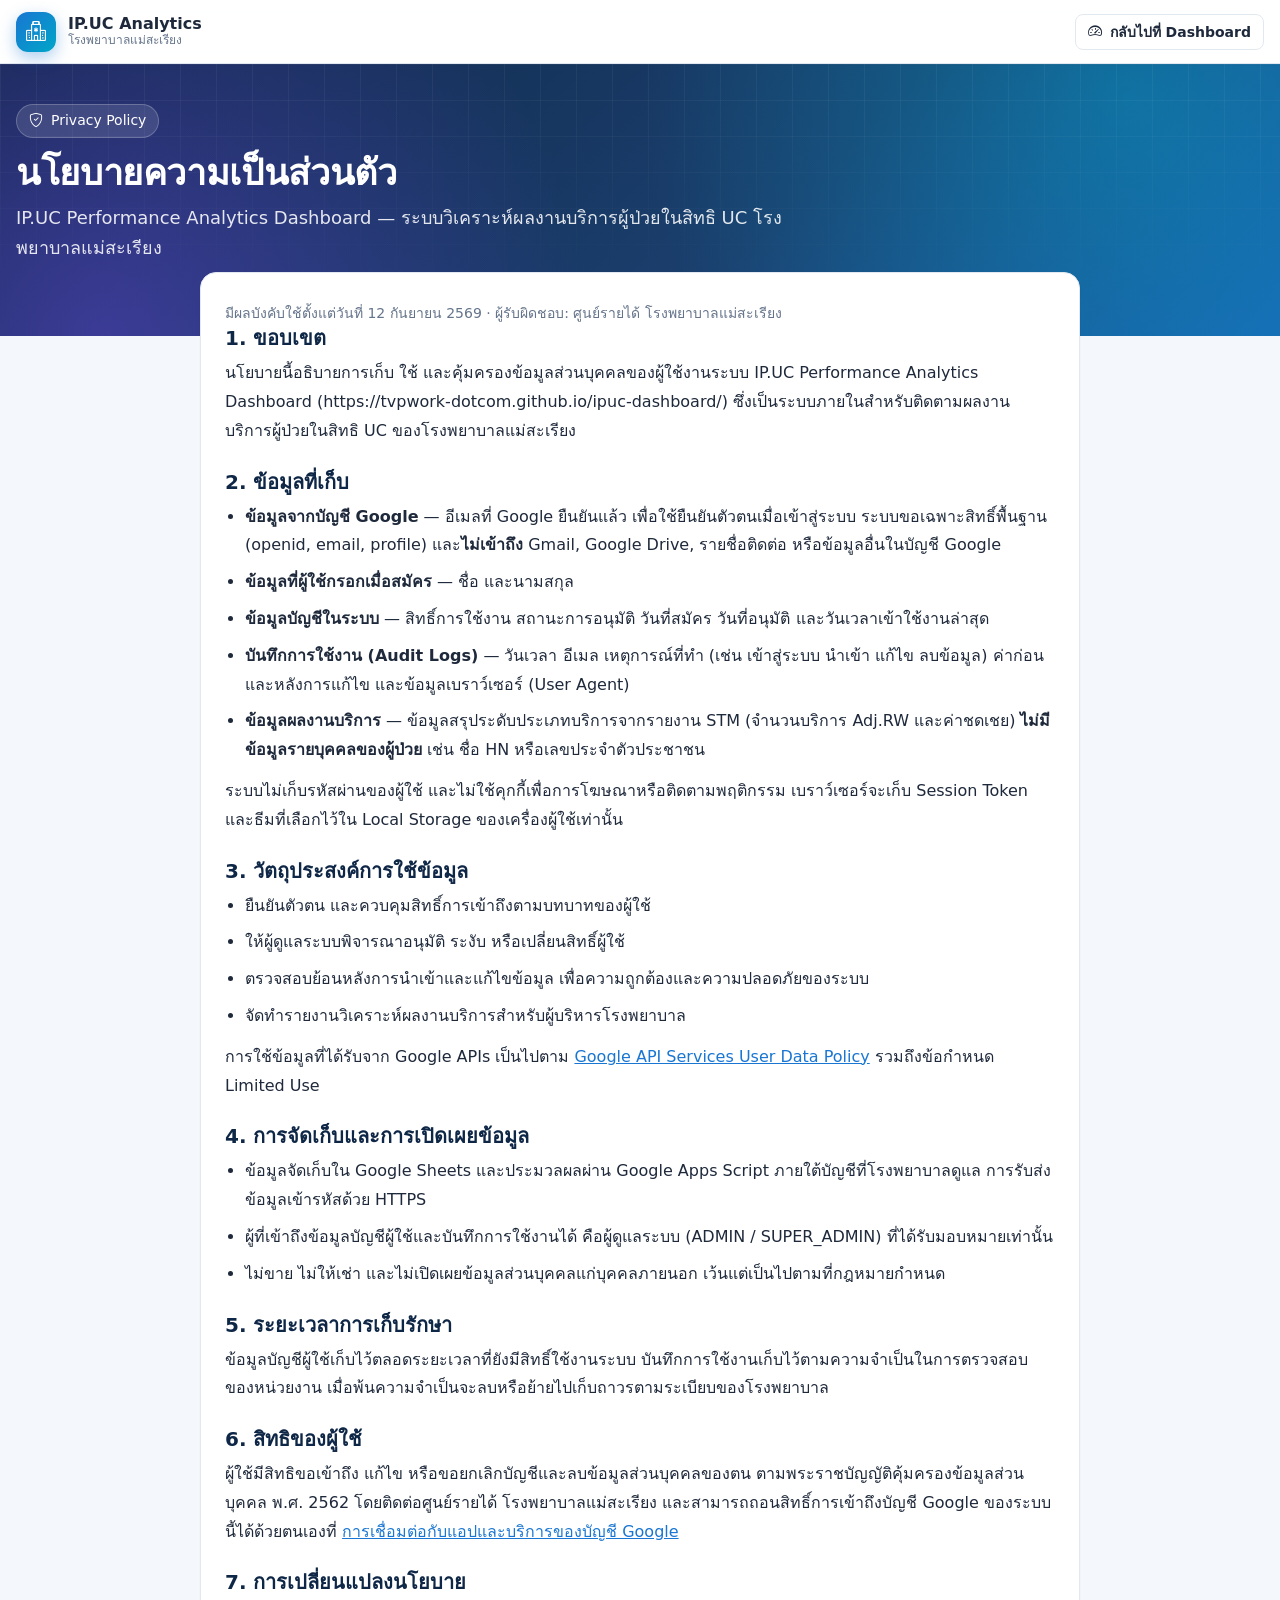
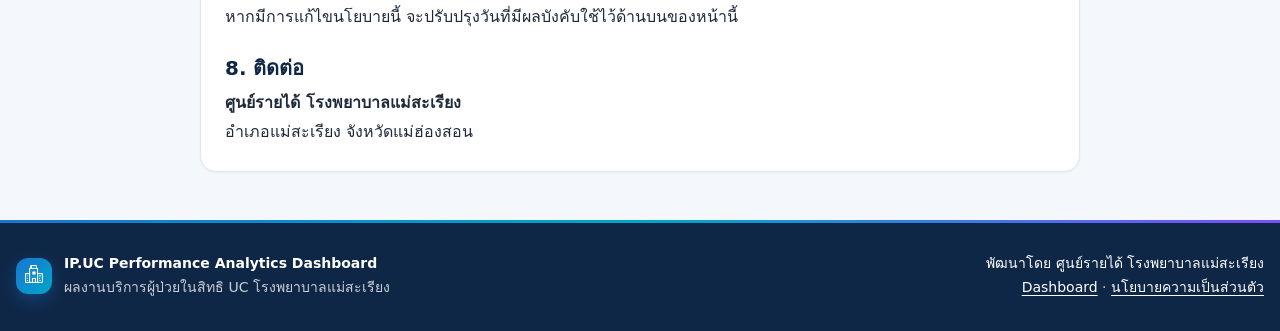
<file: privacy.html>
<!DOCTYPE html>
<html lang="th" data-theme="ipuc-vibrant">
<head>
  <meta charset="utf-8">
  <meta name="viewport" content="width=device-width, initial-scale=1">
  <meta http-equiv="Content-Security-Policy" content="default-src 'self'; script-src 'none'; style-src 'self' 'unsafe-inline' https://fonts.googleapis.com https://cdn.jsdelivr.net; font-src 'self' data: https://fonts.gstatic.com https://cdn.jsdelivr.net; img-src 'self' data:; object-src 'none'; base-uri 'self'; form-action 'none'">
  <meta name="referrer" content="strict-origin-when-cross-origin">
  <meta name="description" content="นโยบายความเป็นส่วนตัว IP.UC Performance Analytics Dashboard โรงพยาบาลแม่สะเรียง">
  <meta name="theme-color" content="#0F2747">
  <title>นโยบายความเป็นส่วนตัว | IP.UC Performance Analytics Dashboard</title>
  <link rel="icon" href="data:image/svg+xml,%3Csvg xmlns='http://www.w3.org/2000/svg' viewBox='0 0 64 64'%3E%3Cdefs%3E%3ClinearGradient id='g' x1='0' y1='0' x2='1' y2='1'%3E%3Cstop offset='0' stop-color='%231976D2'/%3E%3Cstop offset='1' stop-color='%2300A6C8'/%3E%3C/linearGradient%3E%3C/defs%3E%3Crect width='64' height='64' rx='14' fill='url(%23g)'/%3E%3Crect x='14' y='34' width='8' height='16' rx='2' fill='%23fff'/%3E%3Crect x='28' y='24' width='8' height='26' rx='2' fill='%23fff'/%3E%3Crect x='42' y='14' width='8' height='36' rx='2' fill='%23fff'/%3E%3C/svg%3E">
  <link rel="preconnect" href="https://fonts.googleapis.com">
  <link rel="preconnect" href="https://fonts.gstatic.com" crossorigin>
  <link href="https://fonts.googleapis.com/css2?family=Prompt:wght@300;400;500;600;700&display=swap" rel="stylesheet">
  <link rel="stylesheet" href="https://cdn.jsdelivr.net/npm/bootstrap-icons@1.11.3/font/bootstrap-icons.min.css">
  <link rel="stylesheet" href="css/style.css">
</head>
<body>
  <a class="skip-link" href="#main">ข้ามไปยังเนื้อหาหลัก</a>

  <header class="site-nav">
    <div class="container nav-inner">
      <a class="brand" href="./">
        <span class="brand-mark" aria-hidden="true"><i class="bi bi-hospital"></i></span>
        <span class="brand-text">
          <strong>IP.UC Analytics</strong>
          <small>โรงพยาบาลแม่สะเรียง</small>
        </span>
      </a>
      <div class="nav-actions">
        <a class="btn btn-outline btn-sm" href="./"><i class="bi bi-speedometer2" aria-hidden="true"></i> กลับไปที่ Dashboard</a>
      </div>
    </div>
  </header>

  <main id="main" tabindex="-1">
    <div class="page-header">
      <div class="container">
        <span class="eyebrow"><i class="bi bi-shield-check" aria-hidden="true"></i> Privacy Policy</span>
        <h1>นโยบายความเป็นส่วนตัว</h1>
        <p class="hero-sub">IP.UC Performance Analytics Dashboard — ระบบวิเคราะห์ผลงานบริการผู้ป่วยในสิทธิ UC โรงพยาบาลแม่สะเรียง</p>
      </div>
    </div>

    <div class="container page-body">
      <article class="card policy">
        <p class="card-sub">มีผลบังคับใช้ตั้งแต่วันที่ 12 กันยายน 2569 · ผู้รับผิดชอบ: ศูนย์รายได้ โรงพยาบาลแม่สะเรียง</p>

        <section>
          <h2>1. ขอบเขต</h2>
          <p>นโยบายนี้อธิบายการเก็บ ใช้ และคุ้มครองข้อมูลส่วนบุคคลของผู้ใช้งานระบบ IP.UC Performance Analytics Dashboard
            (<span class="nowrap">https://tvpwork-dotcom.github.io/ipuc-dashboard/</span>) ซึ่งเป็นระบบภายในสำหรับติดตามผลงานบริการผู้ป่วยในสิทธิ UC ของโรงพยาบาลแม่สะเรียง</p>
        </section>

        <section>
          <h2>2. ข้อมูลที่เก็บ</h2>
          <ul>
            <li><strong>ข้อมูลจากบัญชี Google</strong> — อีเมลที่ Google ยืนยันแล้ว เพื่อใช้ยืนยันตัวตนเมื่อเข้าสู่ระบบ ระบบขอเฉพาะสิทธิ์พื้นฐาน (openid, email, profile) และ<strong>ไม่เข้าถึง</strong> Gmail, Google Drive, รายชื่อติดต่อ หรือข้อมูลอื่นในบัญชี Google</li>
            <li><strong>ข้อมูลที่ผู้ใช้กรอกเมื่อสมัคร</strong> — ชื่อ และนามสกุล</li>
            <li><strong>ข้อมูลบัญชีในระบบ</strong> — สิทธิ์การใช้งาน สถานะการอนุมัติ วันที่สมัคร วันที่อนุมัติ และวันเวลาเข้าใช้งานล่าสุด</li>
            <li><strong>บันทึกการใช้งาน (Audit Logs)</strong> — วันเวลา อีเมล เหตุการณ์ที่ทำ (เช่น เข้าสู่ระบบ นำเข้า แก้ไข ลบข้อมูล) ค่าก่อนและหลังการแก้ไข และข้อมูลเบราว์เซอร์ (User Agent)</li>
            <li><strong>ข้อมูลผลงานบริการ</strong> — ข้อมูลสรุประดับประเภทบริการจากรายงาน STM (จำนวนบริการ Adj.RW และค่าชดเชย) <strong>ไม่มีข้อมูลรายบุคคลของผู้ป่วย</strong> เช่น ชื่อ HN หรือเลขประจำตัวประชาชน</li>
          </ul>
          <p>ระบบไม่เก็บรหัสผ่านของผู้ใช้ และไม่ใช้คุกกี้เพื่อการโฆษณาหรือติดตามพฤติกรรม เบราว์เซอร์จะเก็บ Session Token และธีมที่เลือกไว้ใน Local Storage ของเครื่องผู้ใช้เท่านั้น</p>
        </section>

        <section>
          <h2>3. วัตถุประสงค์การใช้ข้อมูล</h2>
          <ul>
            <li>ยืนยันตัวตน และควบคุมสิทธิ์การเข้าถึงตามบทบาทของผู้ใช้</li>
            <li>ให้ผู้ดูแลระบบพิจารณาอนุมัติ ระงับ หรือเปลี่ยนสิทธิ์ผู้ใช้</li>
            <li>ตรวจสอบย้อนหลังการนำเข้าและแก้ไขข้อมูล เพื่อความถูกต้องและความปลอดภัยของระบบ</li>
            <li>จัดทำรายงานวิเคราะห์ผลงานบริการสำหรับผู้บริหารโรงพยาบาล</li>
          </ul>
          <p>การใช้ข้อมูลที่ได้รับจาก Google APIs เป็นไปตาม <a href="https://developers.google.com/terms/api-services-user-data-policy" rel="noopener noreferrer">Google API Services User Data Policy</a> รวมถึงข้อกำหนด Limited Use</p>
        </section>

        <section>
          <h2>4. การจัดเก็บและการเปิดเผยข้อมูล</h2>
          <ul>
            <li>ข้อมูลจัดเก็บใน Google Sheets และประมวลผลผ่าน Google Apps Script ภายใต้บัญชีที่โรงพยาบาลดูแล การรับส่งข้อมูลเข้ารหัสด้วย HTTPS</li>
            <li>ผู้ที่เข้าถึงข้อมูลบัญชีผู้ใช้และบันทึกการใช้งานได้ คือผู้ดูแลระบบ (ADMIN / SUPER_ADMIN) ที่ได้รับมอบหมายเท่านั้น</li>
            <li>ไม่ขาย ไม่ให้เช่า และไม่เปิดเผยข้อมูลส่วนบุคคลแก่บุคคลภายนอก เว้นแต่เป็นไปตามที่กฎหมายกำหนด</li>
          </ul>
        </section>

        <section>
          <h2>5. ระยะเวลาการเก็บรักษา</h2>
          <p>ข้อมูลบัญชีผู้ใช้เก็บไว้ตลอดระยะเวลาที่ยังมีสิทธิ์ใช้งานระบบ บันทึกการใช้งานเก็บไว้ตามความจำเป็นในการตรวจสอบของหน่วยงาน เมื่อพ้นความจำเป็นจะลบหรือย้ายไปเก็บถาวรตามระเบียบของโรงพยาบาล</p>
        </section>

        <section>
          <h2>6. สิทธิของผู้ใช้</h2>
          <p>ผู้ใช้มีสิทธิขอเข้าถึง แก้ไข หรือขอยกเลิกบัญชีและลบข้อมูลส่วนบุคคลของตน ตามพระราชบัญญัติคุ้มครองข้อมูลส่วนบุคคล พ.ศ. 2562 โดยติดต่อศูนย์รายได้ โรงพยาบาลแม่สะเรียง
            และสามารถถอนสิทธิ์การเข้าถึงบัญชี Google ของระบบนี้ได้ด้วยตนเองที่ <a href="https://myaccount.google.com/connections" rel="noopener noreferrer">การเชื่อมต่อกับแอปและบริการของบัญชี Google</a></p>
        </section>

        <section>
          <h2>7. การเปลี่ยนแปลงนโยบาย</h2>
          <p>หากมีการแก้ไขนโยบายนี้ จะปรับปรุงวันที่มีผลบังคับใช้ไว้ด้านบนของหน้านี้</p>
        </section>

        <section>
          <h2>8. ติดต่อ</h2>
          <p><strong>ศูนย์รายได้ โรงพยาบาลแม่สะเรียง</strong><br>อำเภอแม่สะเรียง จังหวัดแม่ฮ่องสอน</p>
        </section>
      </article>
    </div>
  </main>

  <footer class="site-footer">
    <div class="container footer-grid">
      <div class="footer-brand">
        <span class="brand-mark sm" aria-hidden="true"><i class="bi bi-hospital"></i></span>
        <div>
          <strong>IP.UC Performance Analytics Dashboard</strong>
          <p>ผลงานบริการผู้ป่วยในสิทธิ UC โรงพยาบาลแม่สะเรียง</p>
        </div>
      </div>
      <div class="footer-meta">
        <p class="dev">พัฒนาโดย ศูนย์รายได้ โรงพยาบาลแม่สะเรียง</p>
        <p><a href="./">Dashboard</a> · <a href="privacy.html">นโยบายความเป็นส่วนตัว</a></p>
      </div>
    </div>
  </footer>
</body>
</html>
</file>
<file: css/style.css>
/* ==========================================================================
   IP.UC Performance Analytics Dashboard — style.css
   ยึด Official Web Design System v2.0: Prompt · Semantic tokens · Bootstrap Icons · Chart.js
   Theme หลัก: ipuc-vibrant (Custom theme จากสีองค์กร เน้นสีสันสดใส ชัดเจน)
   เปลี่ยน Theme ด้วย <html data-theme="..."> เท่านั้น — ห้ามแก้ Component เพื่อเปลี่ยนสี
   ========================================================================== */

/* 1. Design tokens ------------------------------------------------------- */
:root {
  --font-sans: "Prompt", system-ui, -apple-system, BlinkMacSystemFont, "Segoe UI", sans-serif;
  --font-mono: ui-monospace, "Cascadia Code", Consolas, monospace;

  --text-xs: .75rem;
  --text-sm: .875rem;
  --text-base: 1rem;
  --text-lg: 1.125rem;
  --text-xl: 1.25rem;
  --text-2xl: 1.5rem;
  --text-3xl: 1.875rem;
  --text-4xl: 2.25rem;
  --text-5xl: 3rem;
  --text-6xl: 3.75rem;

  /* Brand (ค่าเริ่มต้น = ipuc-vibrant) */
  --color-primary: #0F2747;
  --color-primary-2: #1B3F6E;
  --color-secondary: #1976D2;
  --color-accent: #00A6C8;
  --color-accent-2: #7C4DFF;

  --color-bg: #F4F7FB;
  --color-surface: #FFFFFF;
  --color-surface-soft: #F8FAFC;
  --color-text: #1E293B;
  --color-text-muted: #64748B;
  --color-border: #E2E8F0;

  /* Status — ไม่เปลี่ยนตาม Theme */
  --color-success: #22A06B;
  --color-warning: #F59E0B;
  --color-danger: #DC2626;
  --color-info: #0284C7;
  --color-neutral: #64748B;
  /* สีตัวอักษรของ Status ที่ผ่าน Contrast 4.5:1 บนพื้นอ่อน */
  --color-success-text: #166B47;
  --color-warning-text: #92400E;
  --color-danger-text: #B91C1C;
  --color-info-text: #075985;
  --color-neutral-text: #334155;

  /* Chart / KPI palette (สีหมวดหมู่ อ้างอิง Theme + สีสดเสริม) */
  --chart-1: var(--color-secondary);
  --chart-2: var(--color-accent);
  --chart-3: var(--color-accent-2);
  --chart-4: #FF8A00;
  --chart-5: #E91E63;
  --chart-6: #10B981;
  --chart-7: #6366F1;
  --chart-8: #FACC15;
  --chart-9: #0EA5E9;
  --chart-10: var(--color-primary);

  --space-1: .25rem;
  --space-2: .5rem;
  --space-3: .75rem;
  --space-4: 1rem;
  --space-5: 1.25rem;
  --space-6: 1.5rem;
  --space-8: 2rem;
  --space-10: 2.5rem;
  --space-12: 3rem;
  --space-16: 4rem;
  --space-20: 5rem;

  --radius-sm: 6px;
  --radius-md: 8px;
  --radius-lg: 12px;
  --radius-xl: 16px;
  --radius-2xl: 24px;
  --radius-pill: 9999px;

  --shadow-sm: 0 1px 2px rgba(15, 23, 42, .05);
  --shadow-md: 0 4px 12px rgba(15, 23, 42, .08);
  --shadow-lg: 0 10px 30px rgba(15, 23, 42, .10);
  --shadow-xl: 0 20px 45px rgba(15, 23, 42, .14);

  --motion-fast: 150ms;
  --motion-base: 200ms;
  --motion-slow: 300ms;

  --nav-height: 64px;
}

/* 2. Themes ---------------------------------------------------------------- */
[data-theme="ipuc-vibrant"] {
  --color-primary: #0F2747;
  --color-primary-2: #1B3F6E;
  --color-secondary: #1976D2;
  --color-accent: #00A6C8;
  --color-accent-2: #7C4DFF;
  --color-bg: #F4F7FB;
}
[data-theme="government-navy"] { --color-primary: #0B1F3A; --color-primary-2: #163A63; --color-secondary: #2563EB; --color-accent: #008C72; --color-accent-2: #06B6D4; --color-bg: #F5F7FA; }
[data-theme="healthcare-teal"] { --color-primary: #0F3D3E; --color-primary-2: #145E60; --color-secondary: #0F766E; --color-accent: #14B8A6; --color-accent-2: #38BDF8; --color-bg: #F3F8F8; }
[data-theme="executive-blue"] { --color-primary: #172554; --color-primary-2: #1E3A8A; --color-secondary: #2563EB; --color-accent: #0891B2; --color-accent-2: #22D3EE; --color-bg: #F6F8FC; }
[data-theme="finance-emerald"] { --color-primary: #052E2B; --color-primary-2: #064E3B; --color-secondary: #047857; --color-accent: #10B981; --color-accent-2: #84CC16; --color-bg: #F5F9F7; }
[data-theme="strategy-indigo"] { --color-primary: #1E1B4B; --color-primary-2: #312E81; --color-secondary: #4F46E5; --color-accent: #7C3AED; --color-accent-2: #06B6D4; --color-bg: #F7F7FC; }
[data-theme="warm-official"] { --color-primary: #422006; --color-primary-2: #713F12; --color-secondary: #B45309; --color-accent: #D97706; --color-accent-2: #0F766E; --color-bg: #FAF8F3; }
[data-theme="modern-slate"] { --color-primary: #0F172A; --color-primary-2: #1E293B; --color-secondary: #475569; --color-accent: #0EA5E9; --color-accent-2: #14B8A6; --color-bg: #F8FAFC; }
[data-theme="public-purple"] { --color-primary: #2E1065; --color-primary-2: #4C1D95; --color-secondary: #7C3AED; --color-accent: #A855F7; --color-accent-2: #06B6D4; --color-bg: #FAF7FC; }
[data-theme="vibrant-coral"] { --color-primary: #7C2D12; --color-primary-2: #9A3412; --color-secondary: #EA580C; --color-accent: #FB7185; --color-accent-2: #FACC15; --color-bg: #FFF7ED; }
[data-theme="electric-blue"] { --color-primary: #172554; --color-primary-2: #1D4ED8; --color-secondary: #2563EB; --color-accent: #06B6D4; --color-accent-2: #A3E635; --color-bg: #F0F9FF; }
[data-theme="sunset-orange"] { --color-primary: #7C2D12; --color-primary-2: #C2410C; --color-secondary: #F97316; --color-accent: #F43F5E; --color-accent-2: #FDE047; --color-bg: #FFF7ED; }
[data-theme="lime-tech"] { --color-primary: #1A2E05; --color-primary-2: #365314; --color-secondary: #4D7C0F; --color-accent: #84CC16; --color-accent-2: #22D3EE; --color-bg: #F7FEE7; }
[data-theme="royal-magenta"] { --color-primary: #4A044E; --color-primary-2: #701A75; --color-secondary: #A21CAF; --color-accent: #E879F9; --color-accent-2: #FBBF24; --color-bg: #FDF4FF; }
[data-theme="ocean-bright"] { --color-primary: #082F49; --color-primary-2: #075985; --color-secondary: #0284C7; --color-accent: #22D3EE; --color-accent-2: #2DD4BF; --color-bg: #F0FDFA; }
[data-theme="crimson-gold"] { --color-primary: #450A0A; --color-primary-2: #7F1D1D; --color-secondary: #B91C1C; --color-accent: #F59E0B; --color-accent-2: #FDE047; --color-bg: #FFF7ED; }
[data-theme="cyber-violet"] { --color-primary: #2E1065; --color-primary-2: #4C1D95; --color-secondary: #6D28D9; --color-accent: #8B5CF6; --color-accent-2: #22D3EE; --color-bg: #F5F3FF; }
[data-theme="tropical-green"] { --color-primary: #064E3B; --color-primary-2: #065F46; --color-secondary: #059669; --color-accent: #34D399; --color-accent-2: #FACC15; --color-bg: #ECFDF5; }
[data-theme="high-contrast-amber"] { --color-primary: #111827; --color-primary-2: #1F2937; --color-secondary: #D97706; --color-accent: #F59E0B; --color-accent-2: #FDE047; --color-bg: #FFFBEB; }

/* 3. Base ------------------------------------------------------------------ */
*, *::before, *::after { box-sizing: border-box; }

html {
  scroll-behavior: smooth;
  -webkit-text-size-adjust: 100%;
  scroll-padding-top: calc(var(--nav-height) + var(--space-4));
}

html, body, button, input, select, textarea { font-family: var(--font-sans); }

body {
  margin: 0;
  min-height: 100vh;
  display: flex;
  flex-direction: column;
  background: var(--color-bg);
  color: var(--color-text);
  font-size: var(--text-base);
  font-weight: 400;
  line-height: 1.7;
}

body.modal-open { overflow: hidden; }

main { flex: 1 0 auto; outline: none; }

h1, h2, h3, h4 { margin: 0; line-height: 1.25; color: var(--color-text); }
p { margin: 0 0 var(--space-3); }
p:last-child { margin-bottom: 0; }
a { color: var(--color-secondary); }
img { max-width: 100%; }
hr { border: 0; border-top: 1px solid var(--color-border); margin: var(--space-2) 0; }
[hidden] { display: none !important; }

:focus-visible {
  outline: 3px solid color-mix(in srgb, var(--color-secondary) 35%, transparent);
  outline-offset: 2px;
}

.sr-only {
  position: absolute !important;
  width: 1px; height: 1px;
  padding: 0; margin: -1px;
  overflow: hidden;
  clip: rect(0, 0, 0, 0);
  white-space: nowrap;
  border: 0;
}

.skip-link {
  position: absolute;
  left: var(--space-4);
  top: -100px;
  z-index: 300;
  background: var(--color-primary);
  color: #fff;
  padding: var(--space-2) var(--space-4);
  border-radius: var(--radius-md);
  text-decoration: none;
}
.skip-link:focus { top: var(--space-2); }

.container {
  width: min(100% - 2rem, 1280px);
  margin-inline: auto;
}

.text-muted { color: var(--color-text-muted); }
.text-right { text-align: right; }
.nowrap { white-space: nowrap; }
.mt-2 { margin-top: var(--space-2); }
.mt-4 { margin-top: var(--space-4); }
.mt-6 { margin-top: var(--space-6); }
.mb-4 { margin-bottom: var(--space-4); }
.req { color: var(--color-danger-text); }

/* 4. Navbar ---------------------------------------------------------------- */
.site-nav {
  position: sticky;
  top: 0;
  z-index: 40;
  height: var(--nav-height);
  background: rgba(255, 255, 255, .92);
  backdrop-filter: blur(12px);
  -webkit-backdrop-filter: blur(12px);
  border-bottom: 1px solid var(--color-border);
  box-shadow: var(--shadow-sm);
}

.nav-inner {
  position: relative;
  height: 100%;
  display: flex;
  align-items: center;
  gap: var(--space-4);
}

.brand {
  display: flex;
  align-items: center;
  gap: var(--space-3);
  min-width: 0;
  color: var(--color-text);
  text-decoration: none;
}

.brand-mark {
  flex: none;
  width: 40px;
  height: 40px;
  display: grid;
  place-items: center;
  border-radius: var(--radius-lg);
  color: #fff;
  font-size: 1.25rem;
  background: linear-gradient(135deg, var(--color-secondary), var(--color-accent));
  box-shadow: 0 6px 16px color-mix(in srgb, var(--color-secondary) 35%, transparent);
}
.brand-mark.sm { width: 36px; height: 36px; font-size: 1.1rem; }

.brand-text { display: flex; flex-direction: column; min-width: 0; }
.brand-text strong { font-size: var(--text-base); font-weight: 700; line-height: 1.2; white-space: nowrap; }
.brand-text small { font-size: var(--text-xs); color: var(--color-text-muted); line-height: 1.3; white-space: nowrap; }

.nav-menu {
  display: none;
  align-items: center;
  gap: var(--space-1);
}

.nav-menu.is-open {
  display: flex;
  position: absolute;
  top: var(--nav-height);
  left: -1rem;
  right: -1rem;
  flex-direction: column;
  align-items: stretch;
  gap: var(--space-1);
  padding: var(--space-3) var(--space-4) var(--space-4);
  background: var(--color-surface);
  border-bottom: 1px solid var(--color-border);
  box-shadow: var(--shadow-lg);
}

.nav-link {
  display: inline-flex;
  align-items: center;
  gap: var(--space-2);
  height: 40px;
  padding: 0 var(--space-3);
  border-radius: var(--radius-md);
  color: var(--color-text-muted);
  font-size: var(--text-sm);
  font-weight: 500;
  text-decoration: none;
  transition: background-color var(--motion-fast) ease, color var(--motion-fast) ease;
}
.nav-link:hover { background: var(--color-surface-soft); color: var(--color-text); }
.nav-link[aria-current="page"] {
  color: var(--color-secondary);
  background: color-mix(in srgb, var(--color-secondary) 10%, transparent);
}

.nav-actions {
  margin-left: auto;
  display: flex;
  align-items: center;
  gap: var(--space-2);
}

.nav-toggle { display: inline-flex; }

@media (min-width: 1024px) {
  .nav-menu { display: flex; margin-left: var(--space-6); }
  .nav-menu.is-open { position: static; flex-direction: row; padding: 0; box-shadow: none; border: 0; background: transparent; }
  .nav-toggle { display: none; }
}

.user-chip {
  display: flex;
  align-items: center;
  gap: var(--space-2);
  height: 42px;
  padding: 0 var(--space-2) 0 4px;
  border: 1px solid var(--color-border);
  border-radius: var(--radius-pill);
  background: var(--color-surface);
  cursor: pointer;
  list-style: none;
  font-size: var(--text-sm);
  font-weight: 500;
}
.user-chip::-webkit-details-marker { display: none; }
.user-chip:hover { border-color: color-mix(in srgb, var(--color-secondary) 40%, var(--color-border)); }
.user-name { max-width: 140px; overflow: hidden; text-overflow: ellipsis; white-space: nowrap; display: none; }
@media (min-width: 640px) { .user-name { display: inline; } }

.avatar {
  flex: none;
  width: 32px;
  height: 32px;
  display: grid;
  place-items: center;
  overflow: hidden;
  border-radius: 50%;
  color: #fff;
  font-size: var(--text-sm);
  font-weight: 600;
  background: linear-gradient(135deg, var(--color-secondary), var(--color-accent-2));
}
.avatar img { width: 100%; height: 100%; object-fit: cover; }

.user-info { display: flex; flex-direction: column; gap: 2px; padding: var(--space-2) var(--space-3); }
.user-info small { color: var(--color-text-muted); word-break: break-all; }

/* 5. Hero / page header ----------------------------------------------------- */
.hero,
.page-header {
  position: relative;
  overflow: hidden;
  color: #fff;
  background:
    radial-gradient(circle at 88% 12%, color-mix(in srgb, var(--color-accent) 42%, transparent), transparent 42%),
    radial-gradient(circle at 8% 100%, color-mix(in srgb, var(--color-accent-2) 38%, transparent), transparent 40%),
    linear-gradient(135deg, var(--color-primary) 0%, var(--color-primary-2) 60%, color-mix(in srgb, var(--color-secondary) 70%, var(--color-primary-2)) 100%);
}

.hero::before,
.page-header::before {
  content: "";
  position: absolute;
  inset: 0;
  background-image:
    linear-gradient(rgba(255, 255, 255, .06) 1px, transparent 1px),
    linear-gradient(90deg, rgba(255, 255, 255, .06) 1px, transparent 1px);
  background-size: 36px 36px;
  -webkit-mask-image: linear-gradient(180deg, rgba(0, 0, 0, .9), transparent 85%);
  mask-image: linear-gradient(180deg, rgba(0, 0, 0, .9), transparent 85%);
  pointer-events: none;
}

.hero { padding: var(--space-12) 0 calc(var(--space-16) + var(--space-8)); }
.page-header { padding: var(--space-10) 0 calc(var(--space-16) + var(--space-2)); }

.hero > .container,
.page-header > .container { position: relative; }

.hero h1,
.page-header h1 {
  color: #fff;
  font-weight: 700;
  letter-spacing: -.01em;
  margin: var(--space-3) 0 var(--space-2);
}
.hero h1 { font-size: clamp(1.75rem, 1.1rem + 2.8vw, 3rem); }
.page-header h1 { font-size: clamp(1.625rem, 1.2rem + 1.8vw, 2.25rem); }

.eyebrow {
  display: inline-flex;
  align-items: center;
  gap: var(--space-2);
  padding: var(--space-1) var(--space-3);
  border-radius: var(--radius-pill);
  background: rgba(255, 255, 255, .12);
  border: 1px solid rgba(255, 255, 255, .22);
  color: #fff;
  font-size: var(--text-sm);
  font-weight: 500;
}

.hero-sub {
  max-width: 68ch;
  color: rgba(255, 255, 255, .88);
  font-size: clamp(var(--text-base), .95rem + .3vw, var(--text-lg));
}

.hero-meta,
.page-actions {
  display: flex;
  flex-wrap: wrap;
  gap: var(--space-2);
  margin-top: var(--space-5);
}

.meta-chip {
  display: inline-flex;
  align-items: center;
  gap: var(--space-2);
  padding: var(--space-1) var(--space-3);
  border-radius: var(--radius-pill);
  background: rgba(255, 255, 255, .1);
  border: 1px solid rgba(255, 255, 255, .18);
  color: rgba(255, 255, 255, .92);
  font-size: var(--text-sm);
  backdrop-filter: blur(6px);
}
.meta-chip strong { color: #fff; font-weight: 600; }
.meta-chip .bi { color: var(--color-accent); filter: brightness(1.35); }

.dash-body,
.page-body {
  position: relative;
  z-index: 2;
  margin-top: calc(-1 * var(--space-16));
  padding-bottom: var(--space-12);
}

/* 6. Section / card -------------------------------------------------------- */
.section { margin-top: var(--space-8); }

.section-head {
  display: flex;
  flex-wrap: wrap;
  align-items: flex-end;
  justify-content: space-between;
  gap: var(--space-2) var(--space-4);
  margin-bottom: var(--space-4);
}
.section-head h2 {
  font-size: clamp(var(--text-xl), 1.1rem + .9vw, var(--text-3xl));
  font-weight: 700;
  display: flex;
  align-items: center;
  gap: var(--space-3);
}
.section-head h2::before {
  content: "";
  width: 6px;
  height: 1.1em;
  border-radius: var(--radius-pill);
  background: linear-gradient(180deg, var(--color-secondary), var(--color-accent));
}
.section-sub { margin: 0; color: var(--color-text-muted); font-size: var(--text-sm); }

.card {
  background: var(--color-surface);
  border: 1px solid var(--color-border);
  border-radius: var(--radius-xl);
  box-shadow: var(--shadow-sm);
  padding: var(--space-6);
}
.card + .card { margin-top: var(--space-6); }

@media (max-width: 639px) {
  .card { padding: var(--space-4); border-radius: var(--radius-lg); }
}

.card-interactive { transition: transform var(--motion-base) ease, box-shadow var(--motion-base) ease; }
.card-interactive:hover { transform: translateY(-3px); box-shadow: var(--shadow-lg); }

.card-head {
  display: flex;
  flex-wrap: wrap;
  align-items: flex-start;
  justify-content: space-between;
  gap: var(--space-3) var(--space-4);
  margin-bottom: var(--space-4);
}

.card-title {
  display: flex;
  align-items: center;
  gap: var(--space-2);
  font-size: var(--text-lg);
  font-weight: 600;
}
@media (min-width: 1024px) { .card-title { font-size: var(--text-xl); } }
.card-title .bi { color: var(--color-secondary); }
.card-sub { margin: var(--space-1) 0 0; color: var(--color-text-muted); font-size: var(--text-sm); }

.head-actions,
.form-actions {
  display: flex;
  flex-wrap: wrap;
  align-items: center;
  gap: var(--space-2);
}
.form-actions { justify-content: flex-end; margin-top: var(--space-6); }

/* 7. Buttons --------------------------------------------------------------- */
.btn {
  display: inline-flex;
  align-items: center;
  justify-content: center;
  gap: var(--space-2);
  height: 42px;
  padding: 0 var(--space-4);
  border: 1px solid transparent;
  border-radius: var(--radius-md);
  font-size: var(--text-sm);
  font-weight: 600;
  line-height: 1;
  white-space: nowrap;
  text-decoration: none;
  cursor: pointer;
  transition: background-color var(--motion-fast) ease, border-color var(--motion-fast) ease,
    box-shadow var(--motion-fast) ease, transform var(--motion-fast) ease, color var(--motion-fast) ease;
}
.btn:active:not(:disabled) { transform: translateY(1px); }
.btn:disabled,
.btn[aria-disabled="true"] { opacity: .55; cursor: not-allowed; }

.btn-primary { background: var(--color-primary); color: #fff; }
.btn-primary:hover:not(:disabled) { background: var(--color-primary-2); }

.btn-secondary { background: var(--color-secondary); color: #fff; box-shadow: 0 4px 14px color-mix(in srgb, var(--color-secondary) 30%, transparent); }
.btn-secondary:hover:not(:disabled) { background: color-mix(in srgb, var(--color-secondary) 86%, #000); }

.btn-accent { background: var(--color-accent); color: var(--color-primary); }
.btn-accent:hover:not(:disabled) { background: color-mix(in srgb, var(--color-accent) 85%, #fff); }

.btn-outline { background: var(--color-surface); border-color: var(--color-border); color: var(--color-text); }
.btn-outline:hover:not(:disabled) { border-color: var(--color-secondary); color: var(--color-secondary); }

.btn-ghost { background: transparent; color: var(--color-text-muted); }
.btn-ghost:hover:not(:disabled) { background: var(--color-surface-soft); color: var(--color-text); }

.btn-danger { background: var(--color-danger); color: #fff; }
.btn-danger:hover:not(:disabled) { background: var(--color-danger-text); }

.btn-success { background: var(--color-success-text); color: #fff; }
.btn-success:hover:not(:disabled) { background: color-mix(in srgb, var(--color-success-text) 85%, #000); }

.btn-outline.danger { color: var(--color-danger-text); }
.btn-outline.danger:hover:not(:disabled) { border-color: var(--color-danger); color: var(--color-danger-text); background: color-mix(in srgb, var(--color-danger) 6%, #fff); }

.btn-light { background: rgba(255, 255, 255, .14); border-color: rgba(255, 255, 255, .3); color: #fff; }
.btn-light:hover:not(:disabled) { background: rgba(255, 255, 255, .24); }

.btn-sm { height: 36px; padding: 0 var(--space-3); font-size: var(--text-sm); }
.btn-xs { height: 30px; padding: 0 var(--space-2); font-size: var(--text-xs); border-radius: var(--radius-sm); }
.btn-icon { width: 40px; padding: 0; }
.btn-icon.btn-sm { width: 36px; }
.btn-icon.btn-xs { width: 30px; }

.btn-block { width: 100%; }

/* 8. Forms ----------------------------------------------------------------- */
.form-group { display: flex; flex-direction: column; gap: var(--space-1); min-width: 0; }
.form-label { font-size: var(--text-sm); font-weight: 500; color: var(--color-text); }

.form-control {
  min-height: 42px;
  width: 100%;
  background: #fff;
  color: var(--color-text);
  border: 1px solid var(--color-border);
  border-radius: var(--radius-md);
  padding: 10px 12px;
  font-size: var(--text-sm);
  line-height: 1.4;
  transition: border-color var(--motion-fast) ease, box-shadow var(--motion-fast) ease;
}
.form-control:focus {
  border-color: var(--color-secondary);
  box-shadow: 0 0 0 3px color-mix(in srgb, var(--color-secondary) 15%, transparent);
  outline: none;
}
.form-control:disabled { background: var(--color-surface-soft); color: var(--color-text-muted); cursor: not-allowed; }
.form-control[aria-invalid="true"] { border-color: var(--color-danger); }

select.form-control {
  appearance: none;
  -webkit-appearance: none;
  padding-right: 36px;
  background-image: url("data:image/svg+xml,%3Csvg xmlns='http://www.w3.org/2000/svg' width='16' height='16' fill='%2364748B' viewBox='0 0 16 16'%3E%3Cpath d='M1.6 5.1a.6.6 0 0 1 .85 0L8 10.65l5.55-5.55a.6.6 0 1 1 .85.85l-6 6a.6.6 0 0 1-.85 0l-6-6a.6.6 0 0 1 0-.85z'/%3E%3C/svg%3E");
  background-repeat: no-repeat;
  background-position: right 12px center;
  background-size: 14px;
}

.form-hint { margin: 0; font-size: var(--text-xs); color: var(--color-text-muted); }
.form-error { margin: 0; font-size: var(--text-xs); color: var(--color-danger-text); min-height: 0; }
.form-error:empty { display: none; }

.form-grid { display: grid; gap: var(--space-4); grid-template-columns: minmax(0, 1fr); }
@media (min-width: 640px) {
  .form-grid { grid-template-columns: repeat(2, minmax(0, 1fr)); }
  .form-grid .span-full { grid-column: 1 / -1; }
}
.form-stack { display: grid; gap: var(--space-3); }

.check {
  display: inline-flex;
  align-items: center;
  gap: var(--space-2);
  font-size: var(--text-sm);
  cursor: pointer;
  line-height: 1.5;
}
.check input,
.ms-option input,
.check-grid input { width: 18px; height: 18px; accent-color: var(--color-secondary); flex: none; margin: 0; }

.check-grid { display: flex; flex-wrap: wrap; gap: var(--space-2) var(--space-4); }

/* 9. Badges / chips / segmented ------------------------------------------- */
.badge {
  display: inline-flex;
  align-items: center;
  gap: var(--space-1);
  padding: 1px 10px;
  border: 1px solid transparent;
  border-radius: var(--radius-pill);
  font-size: var(--text-xs);
  font-weight: 600;
  line-height: 1.7;
  white-space: nowrap;
}
.badge-success { background: color-mix(in srgb, var(--color-success) 14%, #fff); border-color: color-mix(in srgb, var(--color-success) 32%, #fff); color: var(--color-success-text); }
.badge-warning { background: color-mix(in srgb, var(--color-warning) 16%, #fff); border-color: color-mix(in srgb, var(--color-warning) 38%, #fff); color: var(--color-warning-text); }
.badge-danger { background: color-mix(in srgb, var(--color-danger) 11%, #fff); border-color: color-mix(in srgb, var(--color-danger) 28%, #fff); color: var(--color-danger-text); }
.badge-info { background: color-mix(in srgb, var(--color-info) 11%, #fff); border-color: color-mix(in srgb, var(--color-info) 28%, #fff); color: var(--color-info-text); }
.badge-neutral { background: #F1F5F9; border-color: #E2E8F0; color: var(--color-neutral-text); }
.badge-brand { background: color-mix(in srgb, var(--color-secondary) 11%, #fff); border-color: color-mix(in srgb, var(--color-secondary) 28%, #fff); color: color-mix(in srgb, var(--color-secondary) 75%, #000); }
.badge-primary { background: var(--color-primary); color: #fff; }
.badge-violet { background: color-mix(in srgb, var(--color-accent-2) 13%, #fff); border-color: color-mix(in srgb, var(--color-accent-2) 30%, #fff); color: color-mix(in srgb, var(--color-accent-2) 70%, #000); }

.chip-group { display: flex; flex-wrap: wrap; gap: var(--space-2); }
.chip {
  --chip-color: var(--color-secondary);
  display: inline-flex;
  align-items: center;
  gap: 6px;
  height: 32px;
  padding: 0 var(--space-3);
  border: 1px solid var(--color-border);
  border-radius: var(--radius-pill);
  background: #fff;
  color: var(--color-text-muted);
  font-size: var(--text-xs);
  font-weight: 500;
  cursor: pointer;
  transition: all var(--motion-fast) ease;
}
.chip .dot { width: 10px; height: 10px; border-radius: 50%; background: var(--chip-color); opacity: .35; }
.chip[aria-pressed="true"] {
  border-color: var(--chip-color);
  background: color-mix(in srgb, var(--chip-color) 11%, #fff);
  color: var(--color-text);
}
.chip[aria-pressed="true"] .dot { opacity: 1; }

.segmented {
  display: inline-flex;
  padding: 3px;
  gap: 2px;
  border: 1px solid var(--color-border);
  border-radius: var(--radius-md);
  background: var(--color-surface-soft);
}
.segmented button {
  height: 32px;
  padding: 0 var(--space-3);
  border: 0;
  border-radius: var(--radius-sm);
  background: transparent;
  color: var(--color-text-muted);
  font-size: var(--text-xs);
  font-weight: 500;
  cursor: pointer;
  display: inline-flex;
  align-items: center;
  justify-content: center;
  gap: 6px;
  white-space: nowrap;
}
.segmented button[aria-pressed="true"],
.segmented button[aria-selected="true"] {
  background: #fff;
  color: var(--color-secondary);
  box-shadow: var(--shadow-md);
  font-weight: 600;
}
.segmented-scroll { display: flex; max-width: 100%; overflow-x: auto; }
.segmented-scroll button { flex: none; height: 36px; font-size: var(--text-sm); }
.segmented-block { display: flex; width: 100%; }
.segmented-block button { flex: 1; height: 40px; font-size: var(--text-sm); }

/* 10. Alerts / states / skeleton ------------------------------------------ */
.alert {
  display: flex;
  align-items: flex-start;
  gap: var(--space-3);
  padding: var(--space-3) var(--space-4);
  border: 1px solid;
  border-radius: var(--radius-lg);
  font-size: var(--text-sm);
  line-height: 1.6;
}
.alert > .bi { flex: none; font-size: 1.125rem; margin-top: 1px; }
.alert strong { font-weight: 600; }
.alert-info { background: color-mix(in srgb, var(--color-info) 7%, #fff); border-color: color-mix(in srgb, var(--color-info) 25%, #fff); color: var(--color-info-text); }
.alert-success { background: color-mix(in srgb, var(--color-success) 8%, #fff); border-color: color-mix(in srgb, var(--color-success) 28%, #fff); color: var(--color-success-text); }
.alert-warning { background: color-mix(in srgb, var(--color-warning) 10%, #fff); border-color: color-mix(in srgb, var(--color-warning) 35%, #fff); color: var(--color-warning-text); }
.alert-danger { background: color-mix(in srgb, var(--color-danger) 7%, #fff); border-color: color-mix(in srgb, var(--color-danger) 25%, #fff); color: var(--color-danger-text); }
.alert + .alert,
.alert + * { margin-top: var(--space-4); }
.alert ul { margin: var(--space-1) 0 0; padding-left: 1.2rem; }

.state {
  display: flex;
  flex-direction: column;
  align-items: center;
  justify-content: center;
  gap: var(--space-2);
  padding: var(--space-10) var(--space-4);
  text-align: center;
  color: var(--color-text-muted);
  font-size: var(--text-sm);
}
.state > .bi { font-size: 2.5rem; line-height: 1; }
.state p { margin: 0; max-width: 52ch; }
.state-empty > .bi { color: color-mix(in srgb, var(--color-secondary) 55%, #fff); }
.state-error > .bi { color: var(--color-danger); }
.state-lock > .bi { color: var(--color-accent-2); }
.state-info > .bi { color: var(--color-info); }
.state-title { color: var(--color-text); font-size: var(--text-lg); font-weight: 600; }
.state-actions { display: flex; flex-wrap: wrap; justify-content: center; gap: var(--space-2); margin-top: var(--space-2); }

.spinner {
  display: inline-block;
  width: 1.05em;
  height: 1.05em;
  border: 2px solid currentColor;
  border-right-color: transparent;
  border-radius: 50%;
  animation: spin .7s linear infinite;
  vertical-align: -2px;
}
.spinner-lg { width: 2.25rem; height: 2.25rem; border-width: 3px; color: var(--color-secondary); }

.skeleton {
  display: block;
  border-radius: var(--radius-md);
  background: linear-gradient(90deg, #E9EEF5 25%, #F5F7FB 37%, #E9EEF5 63%);
  background-size: 400% 100%;
  animation: shimmer 1.4s ease infinite;
}
.skeleton-line { height: 14px; margin: 8px 0; }
.skeleton-value { height: 36px; width: 60%; margin: 12px 0; }
.skeleton-chart { position: absolute; inset: 0; border-radius: var(--radius-lg); }

@keyframes spin { to { transform: rotate(360deg); } }
@keyframes shimmer { 0% { background-position: 100% 50%; } 100% { background-position: 0 50%; } }
@keyframes fade-in { from { opacity: 0; } to { opacity: 1; } }
@keyframes pop-in { from { opacity: 0; transform: translateY(12px) scale(.98); } to { opacity: 1; transform: none; } }
@keyframes slide-up { from { opacity: 0; transform: translateY(10px); } to { opacity: 1; transform: none; } }

/* 11. Filters / multi-select ----------------------------------------------- */
.filter-card { position: relative; z-index: 5; }

.filter-body { display: none; }
.filter-body.is-open { display: block; }
.filter-toggle { display: inline-flex; }
@media (min-width: 768px) {
  .filter-body { display: block; }
  .filter-toggle { display: none; }
}

.filter-grid { display: grid; gap: var(--space-4); grid-template-columns: minmax(0, 1fr); }
@media (min-width: 640px) { .filter-grid { grid-template-columns: repeat(2, minmax(0, 1fr)); } }
@media (min-width: 1024px) { .filter-grid { grid-template-columns: repeat(4, minmax(0, 1fr)); } }

.filter-compare {
  margin-top: var(--space-4);
  padding-top: var(--space-4);
  border-top: 1px dashed var(--color-border);
}
.filter-compare-title {
  display: flex;
  align-items: center;
  gap: var(--space-2);
  margin: 0 0 var(--space-3);
  font-size: var(--text-sm);
  font-weight: 600;
  color: var(--color-text);
}
.filter-compare-title .bi { color: var(--color-accent-2); }
.filter-foot { display: flex; flex-wrap: wrap; align-items: center; justify-content: space-between; gap: var(--space-2); margin-top: var(--space-3); }

.filter-summary {
  display: flex;
  flex-wrap: wrap;
  gap: var(--space-2);
  margin-top: var(--space-2);
}

.ms { position: relative; }
.ms-toggle {
  width: 100%;
  min-height: 42px;
  display: flex;
  align-items: center;
  gap: var(--space-2);
  padding: 8px 12px;
  border: 1px solid var(--color-border);
  border-radius: var(--radius-md);
  background: #fff;
  color: var(--color-text);
  font-size: var(--text-sm);
  text-align: left;
  cursor: pointer;
}
.ms-toggle:disabled { background: var(--color-surface-soft); color: var(--color-text-muted); cursor: not-allowed; }
.ms-toggle[aria-expanded="true"] {
  border-color: var(--color-secondary);
  box-shadow: 0 0 0 3px color-mix(in srgb, var(--color-secondary) 15%, transparent);
}
.ms-value { flex: 1; min-width: 0; overflow: hidden; text-overflow: ellipsis; white-space: nowrap; }
.ms-value.is-placeholder { color: var(--color-text-muted); }
.ms-count {
  flex: none;
  min-width: 22px;
  height: 22px;
  padding: 0 6px;
  border-radius: var(--radius-pill);
  background: var(--color-secondary);
  color: #fff;
  font-size: var(--text-xs);
  font-weight: 600;
  display: grid;
  place-items: center;
}
.ms-toggle .bi-chevron-down { flex: none; color: var(--color-text-muted); transition: transform var(--motion-fast) ease; }
.ms-toggle[aria-expanded="true"] .bi-chevron-down { transform: rotate(180deg); }

.ms-panel {
  position: absolute;
  z-index: 50;
  top: calc(100% + 6px);
  left: 0;
  width: max(100%, 260px);
  max-width: calc(100vw - 2rem);
  padding: var(--space-2);
  background: #fff;
  border: 1px solid var(--color-border);
  border-radius: var(--radius-lg);
  box-shadow: var(--shadow-xl);
  animation: pop-in var(--motion-fast) ease;
}
.ms.align-right .ms-panel { left: auto; right: 0; }
.ms-panel .form-control { min-height: 36px; padding: 6px 10px; }
.ms-actions { display: flex; justify-content: space-between; gap: var(--space-2); padding: var(--space-2) 2px; }
.ms-link {
  border: 0;
  background: none;
  padding: 2px 4px;
  color: var(--color-secondary);
  font-size: var(--text-xs);
  font-weight: 600;
  cursor: pointer;
  border-radius: var(--radius-sm);
}
.ms-list { list-style: none; margin: 0; padding: 0; max-height: 264px; overflow: auto; }
.ms-option label {
  display: flex;
  align-items: center;
  gap: 10px;
  padding: 7px 8px;
  border-radius: var(--radius-md);
  font-size: var(--text-sm);
  line-height: 1.4;
  cursor: pointer;
}
.ms-option label:hover { background: var(--color-surface-soft); }
.ms-empty { padding: var(--space-3); color: var(--color-text-muted); font-size: var(--text-sm); text-align: center; }

.dropdown { position: relative; }
.dropdown > summary { list-style: none; }
.dropdown > summary::-webkit-details-marker { display: none; }
.dropdown-panel {
  position: absolute;
  z-index: 60;
  top: calc(100% + 6px);
  right: 0;
  min-width: 240px;
  padding: var(--space-2);
  background: #fff;
  border: 1px solid var(--color-border);
  border-radius: var(--radius-lg);
  box-shadow: var(--shadow-xl);
  animation: pop-in var(--motion-fast) ease;
}
.dropdown-panel .check { display: flex; padding: 6px 8px; border-radius: var(--radius-md); }
.dropdown-panel .check:hover { background: var(--color-surface-soft); }
.dropdown-item {
  display: flex;
  align-items: center;
  gap: var(--space-2);
  width: 100%;
  padding: 8px 10px;
  border: 0;
  border-radius: var(--radius-md);
  background: none;
  color: var(--color-text);
  font-size: var(--text-sm);
  text-align: left;
  text-decoration: none;
  cursor: pointer;
}
.dropdown-item:hover { background: var(--color-surface-soft); }
.dropdown-item.danger { color: var(--color-danger-text); }

/* 12. KPI ------------------------------------------------------------------- */
.tone-1 { --tone: var(--chart-1); }
.tone-2 { --tone: var(--chart-2); }
.tone-3 { --tone: var(--chart-3); }
.tone-4 { --tone: var(--chart-4); }
.tone-5 { --tone: var(--chart-5); }
.tone-6 { --tone: var(--chart-6); }
.tone-up { --tone: var(--color-success); }
.tone-down { --tone: var(--color-danger); }
.tone-info { --tone: var(--color-info); }
.tone-muted { --tone: var(--color-neutral); }

.kpi-grid { display: grid; gap: var(--space-4); grid-template-columns: minmax(0, 1fr); }
@media (min-width: 640px) { .kpi-grid { grid-template-columns: repeat(2, minmax(0, 1fr)); } }
@media (min-width: 1024px) { .kpi-grid { grid-template-columns: repeat(3, minmax(0, 1fr)); gap: var(--space-5); } }

.kpi-card {
  --tone: var(--color-secondary);
  position: relative;
  overflow: hidden;
  display: flex;
  flex-direction: column;
  padding: var(--space-5) var(--space-6);
  transition: transform var(--motion-base) ease, box-shadow var(--motion-base) ease;
}
.kpi-card:hover { transform: translateY(-3px); box-shadow: var(--shadow-lg); }
.kpi-card::before {
  content: "";
  position: absolute;
  inset: 0 0 auto 0;
  height: 4px;
  background: linear-gradient(90deg, var(--tone), color-mix(in srgb, var(--tone) 35%, #fff));
}
.kpi-card::after {
  content: "";
  position: absolute;
  right: -40px;
  bottom: -40px;
  width: 140px;
  height: 140px;
  border-radius: 50%;
  background: radial-gradient(circle, color-mix(in srgb, var(--tone) 12%, transparent), transparent 70%);
  pointer-events: none;
}

.kpi-top { display: flex; align-items: flex-start; justify-content: space-between; gap: var(--space-3); }
.kpi-label { font-size: var(--text-sm); font-weight: 500; color: var(--color-text-muted); line-height: 1.45; }
.kpi-icon {
  flex: none;
  width: 46px;
  height: 46px;
  display: grid;
  place-items: center;
  border-radius: var(--radius-lg);
  color: var(--tone);
  font-size: 1.35rem;
  background: color-mix(in srgb, var(--tone) 13%, #fff);
}
.kpi-value {
  margin-top: var(--space-2);
  font-size: clamp(var(--text-3xl), 1.5rem + 1vw, var(--text-4xl));
  font-weight: 700;
  line-height: 1.15;
  letter-spacing: -.015em;
  color: var(--color-text);
  font-variant-numeric: tabular-nums;
  overflow-wrap: anywhere;
}
.kpi-unit { margin-left: 6px; font-size: var(--text-sm); font-weight: 500; letter-spacing: 0; color: var(--color-text-muted); }
.kpi-sub { margin-top: 2px; font-size: var(--text-xs); color: var(--color-text-muted); }
.kpi-delta {
  display: flex;
  flex-wrap: wrap;
  align-items: center;
  gap: 6px var(--space-2);
  margin-top: var(--space-3);
  padding-top: var(--space-3);
  border-top: 1px dashed var(--color-border);
  font-size: var(--text-xs);
  color: var(--color-text-muted);
}

.delta {
  display: inline-flex;
  align-items: center;
  gap: 4px;
  padding: 1px 8px;
  border-radius: var(--radius-pill);
  font-size: var(--text-xs);
  font-weight: 700;
  font-variant-numeric: tabular-nums;
}
.delta-up { background: color-mix(in srgb, var(--color-success) 14%, #fff); color: var(--color-success-text); }
.delta-down { background: color-mix(in srgb, var(--color-danger) 11%, #fff); color: var(--color-danger-text); }
.delta-flat { background: #F1F5F9; color: var(--color-neutral-text); }

/* 13. Insights ---------------------------------------------------------------- */
.insight-list { list-style: none; margin: 0; padding: 0; display: grid; gap: var(--space-3); grid-template-columns: minmax(0, 1fr); }
@media (min-width: 900px) { .insight-list { grid-template-columns: repeat(2, minmax(0, 1fr)); } }

.insight {
  --tone: var(--color-secondary);
  display: flex;
  align-items: flex-start;
  gap: var(--space-3);
  padding: var(--space-3) var(--space-4);
  border-radius: var(--radius-lg);
  border: 1px solid color-mix(in srgb, var(--tone) 22%, #fff);
  background: color-mix(in srgb, var(--tone) 6%, #fff);
}
.insight-icon {
  flex: none;
  width: 36px;
  height: 36px;
  display: grid;
  place-items: center;
  border-radius: 10px;
  color: var(--tone);
  background: color-mix(in srgb, var(--tone) 16%, #fff);
  font-size: 1.05rem;
}
.insight p { margin: 0; font-size: var(--text-sm); line-height: 1.65; }
.insight strong { font-weight: 600; color: var(--color-text); }
.insight.span-full { grid-column: 1 / -1; }

/* 14. Charts ---------------------------------------------------------------- */
.grid-12 { display: grid; gap: var(--space-5); grid-template-columns: minmax(0, 1fr); }
@media (min-width: 1024px) {
  .grid-12 { grid-template-columns: repeat(12, minmax(0, 1fr)); gap: var(--space-6); }
  .col-4 { grid-column: span 4; }
  .col-5 { grid-column: span 5; }
  .col-6 { grid-column: span 6; }
  .col-7 { grid-column: span 7; }
  .col-8 { grid-column: span 8; }
  .col-12 { grid-column: 1 / -1; }
}
.grid-12 > .card + .card { margin-top: 0; }

.chart-card { display: flex; flex-direction: column; min-width: 0; }
.chart-card .card-head { margin-bottom: var(--space-3); }
.chart-tools { display: flex; flex-wrap: wrap; align-items: center; gap: var(--space-2); }
.chart-tools .form-control { min-height: 36px; padding-top: 6px; padding-bottom: 6px; width: auto; }

.chart-box { position: relative; height: 320px; width: 100%; }
.chart-box.h-360 { height: 360px; }
.chart-box.h-400 { height: 400px; }
@media (max-width: 639px) {
  .chart-box { height: 280px; }
  .chart-box.h-360, .chart-box.h-400 { height: 320px; }
}
.chart-box canvas { display: block; }
.chart-empty { position: absolute; inset: 0; display: grid; place-items: center; background: #fff; }
.chart-note { margin: var(--space-3) 0 0; font-size: var(--text-xs); color: var(--color-text-muted); }

.compare-summary { display: flex; flex-wrap: wrap; gap: var(--space-2); margin-top: var(--space-3); }
.compare-pill {
  display: inline-flex;
  align-items: center;
  gap: 6px;
  padding: 4px 10px;
  border-radius: var(--radius-pill);
  background: var(--color-surface-soft);
  border: 1px solid var(--color-border);
  font-size: var(--text-xs);
}
.compare-pill .dot { width: 10px; height: 10px; border-radius: 50%; background: var(--dot); }
.compare-pill strong { font-weight: 600; font-variant-numeric: tabular-nums; }

/* 15. Tables ----------------------------------------------------------------- */
.table-toolbar {
  display: flex;
  flex-wrap: wrap;
  align-items: center;
  justify-content: space-between;
  gap: var(--space-3);
  margin-bottom: var(--space-3);
}
.table-toolbar-left,
.table-toolbar-right { display: flex; flex-wrap: wrap; align-items: center; gap: var(--space-2); }
.table-toolbar-left { flex: 1 1 280px; }

.search { position: relative; flex: 1 1 220px; max-width: 360px; }
.search .bi { position: absolute; left: 12px; top: 50%; transform: translateY(-50%); color: var(--color-text-muted); pointer-events: none; }
.search .form-control { padding-left: 36px; min-height: 38px; }

.table-shell {
  background: #fff;
  border: 1px solid var(--color-border);
  border-radius: var(--radius-xl);
  overflow: auto;
  max-height: 70vh;
}

.data-table { width: 100%; border-collapse: collapse; font-size: var(--text-sm); }
.data-table th,
.data-table td {
  padding: 12px 16px;
  border-bottom: 1px solid var(--color-border);
  text-align: left;
  vertical-align: middle;
  white-space: nowrap;
}
.data-table thead th {
  position: sticky;
  top: 0;
  z-index: 2;
  background: var(--color-surface-soft);
  color: var(--color-text-muted);
  font-size: var(--text-xs);
  font-weight: 600;
  box-shadow: inset 0 -1px 0 var(--color-border);
}
.data-table tbody tr { transition: background-color var(--motion-fast) ease; }
.data-table tbody tr:hover { background: color-mix(in srgb, var(--color-secondary) 4%, #fff); }
.data-table tbody tr:last-child td { border-bottom: 0; }
.data-table tbody tr.is-inactive td { color: var(--color-text-muted); background: #FBFBFC; }
.data-table tfoot td {
  position: sticky;
  bottom: 0;
  z-index: 1;
  background: color-mix(in srgb, var(--color-secondary) 6%, #fff);
  border-top: 2px solid var(--color-border);
  border-bottom: 0;
  font-weight: 700;
}
.data-table .num { text-align: right; font-variant-numeric: tabular-nums; }
.data-table .center { text-align: center; }
.data-table .wrap { white-space: normal; min-width: 240px; max-width: 480px; }
.data-table .table-empty { padding: 0; }
.data-table .actions { display: flex; gap: 4px; justify-content: flex-end; }

.sort-btn {
  display: inline-flex;
  align-items: center;
  gap: 4px;
  padding: 0;
  border: 0;
  background: none;
  color: inherit;
  font: inherit;
  cursor: pointer;
  white-space: nowrap;
}
.sort-btn .bi { font-size: .7rem; opacity: .45; }
.sort-btn[data-active="true"] { color: var(--color-secondary); }
.sort-btn[data-active="true"] .bi { opacity: 1; }
.data-table th.num .sort-btn { justify-content: flex-end; }

.type-dot { display: inline-block; width: 10px; height: 10px; margin-right: 8px; border-radius: 3px; background: var(--dot, var(--color-secondary)); vertical-align: 0; }
.share { display: flex; align-items: center; gap: var(--space-2); justify-content: flex-end; }
.share-bar { width: 72px; height: 6px; border-radius: var(--radius-pill); background: #EEF2F7; overflow: hidden; }
.share-bar > span { display: block; height: 100%; border-radius: inherit; background: linear-gradient(90deg, var(--color-secondary), var(--color-accent)); }

.pager {
  display: flex;
  flex-wrap: wrap;
  align-items: center;
  justify-content: space-between;
  gap: var(--space-3);
  margin-top: var(--space-3);
  font-size: var(--text-sm);
  color: var(--color-text-muted);
}
.pager-left { display: flex; align-items: center; gap: var(--space-2); flex-wrap: wrap; }
.pager-left select { width: auto; min-height: 34px; padding-top: 4px; padding-bottom: 4px; }
.pager-buttons { display: flex; flex-wrap: wrap; gap: 4px; }
.page-btn {
  min-width: 36px;
  height: 36px;
  padding: 0 10px;
  border: 1px solid var(--color-border);
  border-radius: var(--radius-md);
  background: #fff;
  color: var(--color-text);
  font-size: var(--text-sm);
  cursor: pointer;
}
.page-btn:hover:not(:disabled) { border-color: var(--color-secondary); color: var(--color-secondary); }
.page-btn:disabled { opacity: .45; cursor: not-allowed; }
.page-btn[aria-current="page"] { background: var(--color-secondary); border-color: var(--color-secondary); color: #fff; }

/* 16. Modal / toast ----------------------------------------------------------- */
.modal-backdrop {
  position: fixed;
  inset: 0;
  z-index: 100;
  display: flex;
  align-items: center;
  justify-content: center;
  padding: var(--space-4);
  background: rgba(15, 23, 42, .72);
  backdrop-filter: blur(5px);
  -webkit-backdrop-filter: blur(5px);
  animation: fade-in var(--motion-base) ease;
}
.modal-dialog {
  width: min(90vw, 800px);
  max-height: 90vh;
  overflow-y: auto;
  display: flex;
  flex-direction: column;
  background: #fff;
  border-radius: 16px;
  box-shadow: var(--shadow-xl);
  animation: pop-in var(--motion-slow) ease;
}
.modal-sm { width: min(94vw, 480px); }
.modal-lg { width: min(94vw, 1040px); }
.modal-header {
  position: sticky;
  top: 0;
  z-index: 3;
  display: flex;
  align-items: center;
  justify-content: space-between;
  gap: var(--space-3);
  padding: var(--space-4) var(--space-6);
  background: #fff;
  border-bottom: 1px solid var(--color-border);
}
.modal-title { font-size: var(--text-lg); font-weight: 600; }
.modal-body { padding: var(--space-6); }
.modal-footer {
  position: sticky;
  bottom: 0;
  z-index: 3;
  display: flex;
  flex-wrap: wrap;
  justify-content: flex-end;
  gap: var(--space-2);
  padding: var(--space-4) var(--space-6);
  background: #fff;
  border-top: 1px solid var(--color-border);
}
@media (max-width: 639px) {
  .modal-header, .modal-body, .modal-footer { padding-left: var(--space-4); padding-right: var(--space-4); }
}

.toast-region {
  position: fixed;
  right: var(--space-4);
  bottom: var(--space-4);
  z-index: 200;
  display: flex;
  flex-direction: column;
  gap: var(--space-2);
  width: min(92vw, 400px);
  pointer-events: none;
}
.toast {
  --toast-color: var(--color-info);
  pointer-events: auto;
  display: flex;
  align-items: flex-start;
  gap: var(--space-3);
  padding: var(--space-3) var(--space-3) var(--space-3) var(--space-4);
  background: #fff;
  border: 1px solid var(--color-border);
  border-left: 4px solid var(--toast-color);
  border-radius: var(--radius-lg);
  box-shadow: var(--shadow-xl);
  font-size: var(--text-sm);
  line-height: 1.55;
  animation: slide-up var(--motion-base) ease;
  transition: opacity var(--motion-base) ease, transform var(--motion-base) ease;
}
.toast.is-leaving { opacity: 0; transform: translateY(8px); }
.toast > .bi { color: var(--toast-color); font-size: 1.15rem; margin-top: 1px; }
.toast-body { flex: 1; min-width: 0; overflow-wrap: anywhere; }
.toast-close { border: 0; background: none; color: var(--color-text-muted); cursor: pointer; padding: 2px 4px; border-radius: var(--radius-sm); }
.toast-success { --toast-color: var(--color-success); }
.toast-warning { --toast-color: var(--color-warning); }
.toast-danger { --toast-color: var(--color-danger); }

/* 17. Auth ------------------------------------------------------------------- */
.auth-box { display: grid; gap: var(--space-4); }
.auth-lead { margin: 0; color: var(--color-text-muted); font-size: var(--text-sm); }
.gis-slot { display: flex; justify-content: center; min-height: 44px; align-items: center; }
.auth-hint { display: flex; gap: 6px; align-items: center; justify-content: center; text-align: center; margin-top: var(--space-3); }
.auth-status:empty { display: none; }
.auth-status .alert { margin: 0; }

/* 18. Import ----------------------------------------------------------------- */
.stepper {
  display: flex;
  gap: var(--space-2);
  margin: 0 0 var(--space-5);
  padding: 0 0 4px;
  list-style: none;
  overflow-x: auto;
}
.step {
  display: flex;
  align-items: center;
  gap: var(--space-2);
  padding: 6px 14px 6px 6px;
  border: 1px solid var(--color-border);
  border-radius: var(--radius-pill);
  background: #fff;
  color: var(--color-text-muted);
  font-size: var(--text-sm);
  font-weight: 500;
  white-space: nowrap;
  box-shadow: var(--shadow-sm);
}
.step .num {
  width: 26px;
  height: 26px;
  display: grid;
  place-items: center;
  border-radius: 50%;
  background: var(--color-surface-soft);
  border: 1px solid var(--color-border);
  font-size: var(--text-xs);
  font-weight: 700;
}
.step.is-active { border-color: var(--color-secondary); color: var(--color-text); }
.step.is-active .num { background: var(--color-secondary); border-color: var(--color-secondary); color: #fff; }
.step.is-done .num { background: var(--color-success-text); border-color: var(--color-success-text); color: #fff; }

.dropzone {
  display: flex;
  flex-direction: column;
  align-items: center;
  gap: var(--space-1);
  padding: var(--space-10) var(--space-6);
  border: 2px dashed color-mix(in srgb, var(--color-secondary) 38%, #fff);
  border-radius: var(--radius-xl);
  background:
    radial-gradient(circle at 20% 0%, color-mix(in srgb, var(--color-accent) 8%, transparent), transparent 50%),
    color-mix(in srgb, var(--color-secondary) 4%, #fff);
  text-align: center;
  cursor: pointer;
  transition: border-color var(--motion-fast) ease, background-color var(--motion-fast) ease;
}
.dropzone:hover,
.dropzone.is-dragover { border-color: var(--color-secondary); background-color: color-mix(in srgb, var(--color-secondary) 9%, #fff); }
.dropzone:focus-within { outline: 3px solid color-mix(in srgb, var(--color-secondary) 35%, transparent); outline-offset: 2px; }
.dropzone > .bi { font-size: 2.75rem; color: var(--color-secondary); line-height: 1; margin-bottom: var(--space-2); }
.dropzone strong { font-size: var(--text-base); font-weight: 600; }
.dropzone span { font-size: var(--text-sm); color: var(--color-text-muted); }

.file-info {
  display: flex;
  flex-wrap: wrap;
  align-items: center;
  gap: var(--space-3);
  margin-top: var(--space-4);
  padding: var(--space-3) var(--space-4);
  border-radius: var(--radius-lg);
  background: var(--color-surface-soft);
  border: 1px solid var(--color-border);
  font-size: var(--text-sm);
}
.file-info > .bi { font-size: 1.5rem; color: var(--color-success-text); }
.file-info strong { overflow-wrap: anywhere; }
.file-info-text { flex: 1 1 14rem; min-width: 0; }
.file-info .alert.file-info-text { margin: 0; }
.btn-remove-file { margin-left: auto; }
.btn-remove-file:hover:not(:disabled),
.btn-remove-file:focus-visible { color: var(--color-danger); border-color: var(--color-danger); background: color-mix(in srgb, var(--color-danger) 6%, #fff); }

.header-check { display: grid; gap: var(--space-2); grid-template-columns: minmax(0, 1fr); margin-bottom: var(--space-4); }
@media (min-width: 640px) { .header-check { grid-template-columns: repeat(2, minmax(0, 1fr)); } }
@media (min-width: 1024px) { .header-check { grid-template-columns: repeat(3, minmax(0, 1fr)); } }
.header-item {
  display: flex;
  align-items: center;
  gap: var(--space-2);
  padding: 8px 12px;
  border-radius: var(--radius-md);
  border: 1px solid var(--color-border);
  font-size: var(--text-sm);
  background: #fff;
}
.header-item.ok .bi { color: var(--color-success-text); }
.header-item.missing { border-color: color-mix(in srgb, var(--color-danger) 35%, #fff); background: color-mix(in srgb, var(--color-danger) 5%, #fff); }
.header-item.missing .bi { color: var(--color-danger-text); }
.header-item small { margin-left: auto; color: var(--color-text-muted); font-size: var(--text-xs); }

.stat-grid { display: grid; gap: var(--space-3); grid-template-columns: repeat(2, minmax(0, 1fr)); margin: var(--space-4) 0; }
@media (min-width: 768px) { .stat-grid { grid-template-columns: repeat(auto-fit, minmax(112px, 1fr)); } }
.stat {
  --tone: var(--color-secondary);
  position: relative;
  padding: var(--space-3) var(--space-4);
  border-radius: var(--radius-lg);
  border: 1px solid color-mix(in srgb, var(--tone) 20%, var(--color-border));
  background: color-mix(in srgb, var(--tone) 5%, #fff);
}
.stat-label { display: flex; align-items: center; gap: 6px; font-size: var(--text-xs); font-weight: 500; color: var(--color-text-muted); }
.stat-label .bi { color: var(--tone); }
.stat-value { font-size: var(--text-2xl); font-weight: 700; line-height: 1.3; font-variant-numeric: tabular-nums; }

.tabs {
  display: flex;
  gap: var(--space-1);
  margin: var(--space-4) 0;
  border-bottom: 1px solid var(--color-border);
  overflow-x: auto;
}
.tab {
  display: inline-flex;
  align-items: center;
  gap: var(--space-2);
  height: 44px;
  padding: 0 var(--space-4);
  border: 0;
  border-bottom: 2px solid transparent;
  margin-bottom: -1px;
  background: transparent;
  color: var(--color-text-muted);
  font-size: var(--text-sm);
  font-weight: 500;
  text-decoration: none;
  white-space: nowrap;
  cursor: pointer;
}
.tab:hover { color: var(--color-text); }
.tab[aria-selected="true"],
.tab[aria-current="page"] { color: var(--color-secondary); border-bottom-color: var(--color-secondary); font-weight: 600; }
.card > .tabs:first-child { margin-top: calc(-1 * var(--space-2)); }

.radio-cards { display: grid; gap: var(--space-3); margin: 0; padding: 0; border: 0; grid-template-columns: minmax(0, 1fr); }
@media (min-width: 900px) { .radio-cards { grid-template-columns: repeat(3, minmax(0, 1fr)); } }
.radio-card {
  display: flex;
  align-items: flex-start;
  gap: var(--space-3);
  padding: var(--space-4);
  border: 1px solid var(--color-border);
  border-radius: var(--radius-lg);
  background: #fff;
  cursor: pointer;
  transition: border-color var(--motion-fast) ease, box-shadow var(--motion-fast) ease, background-color var(--motion-fast) ease;
}
.radio-card input { width: 18px; height: 18px; margin-top: 4px; accent-color: var(--color-secondary); flex: none; }
.radio-card strong { display: flex; align-items: center; gap: 6px; font-weight: 600; }
.radio-card small { display: block; margin-top: 2px; color: var(--color-text-muted); font-size: var(--text-xs); line-height: 1.6; }
.radio-card:has(input:checked) {
  border-color: var(--color-secondary);
  background: color-mix(in srgb, var(--color-secondary) 5%, #fff);
  box-shadow: 0 0 0 3px color-mix(in srgb, var(--color-secondary) 14%, transparent);
}
.radio-card.danger:has(input:checked) {
  border-color: var(--color-danger);
  background: color-mix(in srgb, var(--color-danger) 4%, #fff);
  box-shadow: 0 0 0 3px color-mix(in srgb, var(--color-danger) 12%, transparent);
}

.replace-box {
  margin-top: var(--space-4);
  padding: var(--space-4);
  border: 1px dashed color-mix(in srgb, var(--color-danger) 35%, #fff);
  border-radius: var(--radius-lg);
}

.inline-filters { display: grid; gap: var(--space-3); grid-template-columns: minmax(0, 1fr); align-items: end; margin-bottom: var(--space-4); }
@media (min-width: 640px) { .inline-filters { grid-template-columns: repeat(2, minmax(0, 1fr)); } }
@media (min-width: 1024px) { .inline-filters { grid-template-columns: repeat(4, minmax(0, 1fr)); } }
.inline-filters .check { min-height: 42px; }

.json-view {
  margin: 0;
  max-height: 360px;
  overflow: auto;
  padding: var(--space-4);
  border-radius: var(--radius-lg);
  background: #0F172A;
  color: #E2E8F0;
  font-family: var(--font-mono);
  font-size: var(--text-xs);
  line-height: 1.6;
  white-space: pre-wrap;
  word-break: break-word;
}
.diff-grid { display: grid; gap: var(--space-4); grid-template-columns: minmax(0, 1fr); }
@media (min-width: 768px) { .diff-grid { grid-template-columns: repeat(2, minmax(0, 1fr)); } }
.diff-grid h3 { font-size: var(--text-sm); font-weight: 600; margin-bottom: var(--space-2); }

.detail-list { display: grid; grid-template-columns: max-content minmax(0, 1fr); gap: 6px var(--space-4); margin: 0; font-size: var(--text-sm); }
.detail-list dt { color: var(--color-text-muted); }
.detail-list dd { margin: 0; overflow-wrap: anywhere; }

.settings-list { display: grid; gap: var(--space-4); }
.setting-row {
  display: grid;
  gap: var(--space-2) var(--space-6);
  grid-template-columns: minmax(0, 1fr);
  padding: var(--space-4);
  border: 1px solid var(--color-border);
  border-radius: var(--radius-lg);
}
@media (min-width: 768px) { .setting-row { grid-template-columns: minmax(0, 1.2fr) minmax(0, 1fr); align-items: center; } }
.setting-row h3 { font-size: var(--text-base); font-weight: 600; }
.setting-meta { font-size: var(--text-xs); color: var(--color-text-muted); }

.switch { position: relative; display: inline-flex; align-items: center; gap: var(--space-3); cursor: pointer; font-size: var(--text-sm); }
.switch input { position: absolute; opacity: 0; width: 1px; height: 1px; }
.switch-track {
  position: relative;
  flex: none;
  width: 46px;
  height: 26px;
  border-radius: var(--radius-pill);
  background: #CBD5E1;
  transition: background-color var(--motion-fast) ease;
}
.switch-track::after {
  content: "";
  position: absolute;
  top: 3px;
  left: 3px;
  width: 20px;
  height: 20px;
  border-radius: 50%;
  background: #fff;
  box-shadow: var(--shadow-md);
  transition: transform var(--motion-fast) ease;
}
.switch input:checked + .switch-track { background: var(--color-secondary); }
.switch input:checked + .switch-track::after { transform: translateX(20px); }
.switch input:focus-visible + .switch-track { outline: 3px solid color-mix(in srgb, var(--color-secondary) 35%, transparent); outline-offset: 2px; }
.switch input:disabled + .switch-track { opacity: .5; }

.theme-swatches { display: inline-flex; gap: 3px; vertical-align: middle; }
.theme-swatches span { width: 14px; height: 14px; border-radius: 4px; border: 1px solid rgba(0, 0, 0, .08); }

/* 19. Notes / footer --------------------------------------------------------- */
.note-card .note-list { margin: var(--space-3) 0 0; padding-left: 1.2rem; font-size: var(--text-sm); color: var(--color-text-muted); display: grid; gap: 4px; }
.note-card .note-list strong { color: var(--color-text); font-weight: 600; }

.site-footer {
  flex-shrink: 0;
  margin-top: auto;
  padding: var(--space-8) 0;
  background: var(--color-primary);
  color: rgba(255, 255, 255, .78);
  font-size: var(--text-sm);
  position: relative;
  overflow: hidden;
}
.site-footer::before {
  content: "";
  position: absolute;
  inset: 0 0 auto 0;
  height: 3px;
  background: linear-gradient(90deg, var(--color-secondary), var(--color-accent), var(--color-accent-2));
}
.footer-grid { display: flex; flex-wrap: wrap; align-items: center; justify-content: space-between; gap: var(--space-4) var(--space-8); }
.footer-brand { display: flex; align-items: center; gap: var(--space-3); }
.footer-brand strong { color: #fff; font-weight: 600; }
.footer-brand p,
.footer-meta p { margin: 0; }
.footer-meta { text-align: left; }
.footer-meta .dev { color: #fff; font-weight: 500; }
.site-footer a { color: #fff; text-underline-offset: 3px; }
.site-footer a:hover { color: var(--color-accent); }

.policy { max-width: 880px; margin-inline: auto; line-height: 1.8; }
.policy section + section { margin-top: var(--space-6); }
.policy h2 { font-size: var(--text-xl); font-weight: 600; margin-bottom: var(--space-2); color: var(--color-primary); }
.policy ul { margin: 0 0 var(--space-3); padding-left: 1.25rem; display: grid; gap: var(--space-2); }
.policy strong { font-weight: 600; }

/* ลบข้อมูลตามเงื่อนไข */
.bulk-scope { border: 0; padding: 0; margin: 0; display: flex; flex-wrap: wrap; gap: var(--space-2) var(--space-6); }
.bulk-scope legend { width: 100%; padding: 0; margin-bottom: var(--space-1); }
.bulk-grid { display: grid; grid-template-columns: minmax(0, 1fr); gap: var(--space-3); }
.bulk-list { margin: var(--space-2) 0 0; padding-left: 1.1rem; display: grid; gap: 2px; font-size: var(--text-sm); }
@media (min-width: 640px) {
  .bulk-grid { grid-template-columns: repeat(2, minmax(0, 1fr)); }
}
@media (min-width: 768px) { .footer-meta { text-align: right; } }

/* 20. Reduced motion / print --------------------------------------------------- */
@media (prefers-reduced-motion: reduce) {
  *, *::before, *::after {
    animation-duration: .01ms !important;
    animation-iteration-count: 1 !important;
    transition-duration: .01ms !important;
    scroll-behavior: auto !important;
  }
}

@media print {
  nav, .site-nav, .no-print, button, .filter-body, .table-toolbar, .pager, .chart-tools, .toast-region, .skip-link {
    display: none !important;
  }
  body { background: #fff; color: #000; }
  .hero, .page-header { background: #fff !important; color: #000; padding: 0 0 var(--space-4); }
  .hero::before, .page-header::before { display: none; }
  .hero h1, .page-header h1, .hero-sub, .meta-chip, .meta-chip strong, .eyebrow { color: #000; border-color: #ccc; background: none; }
  .dash-body, .page-body { margin-top: 0; }
  .card { box-shadow: none; break-inside: avoid; }
  .kpi-card:hover { transform: none; }
  .table-shell { max-height: none; overflow: visible; }
  .grid-12 { display: block; }
  .grid-12 > .card { margin-bottom: var(--space-4); }
  .site-footer { background: #fff; color: #000; }
  .site-footer strong { color: #000; }
}
</file>
